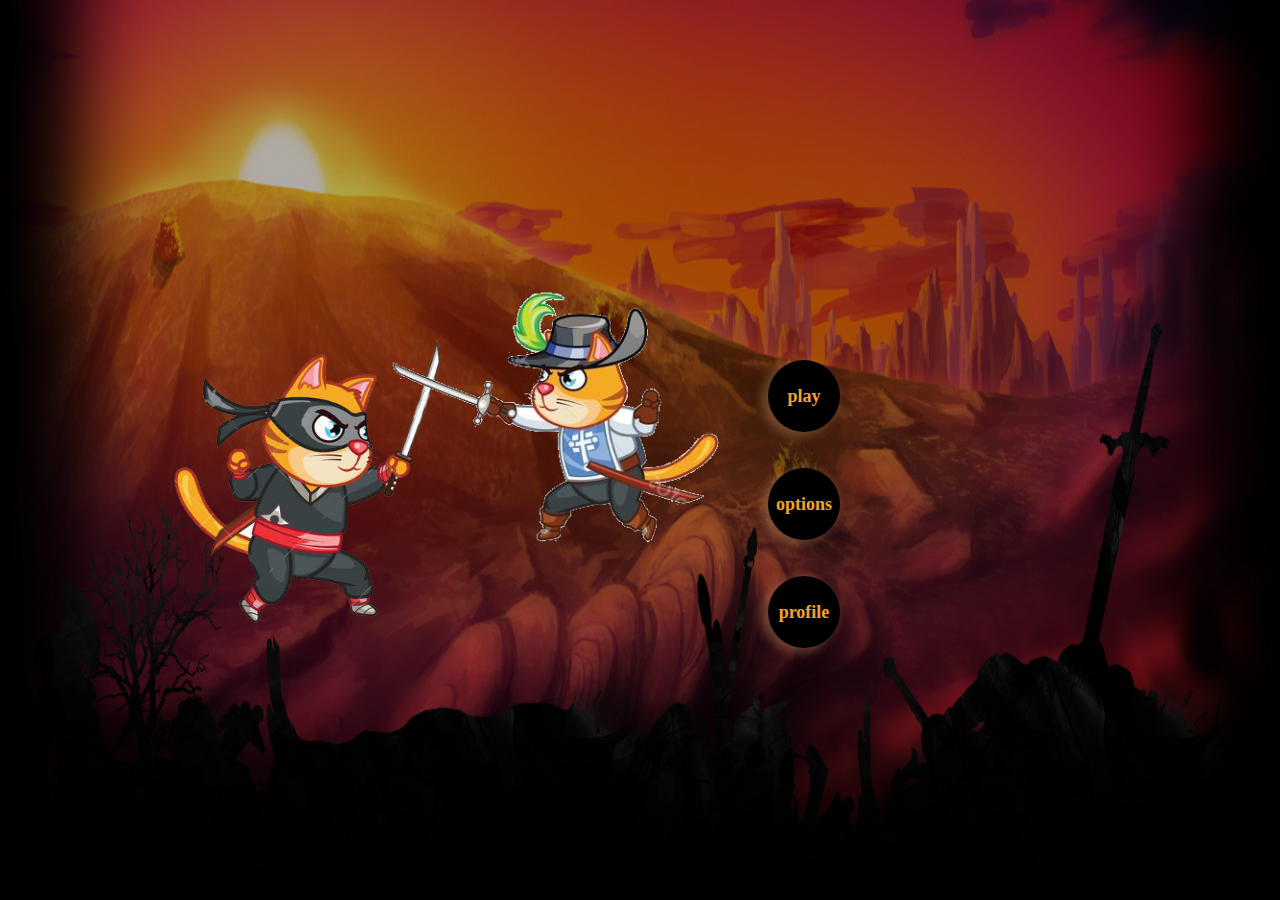
<file: index.html>
<!DOCTYPE html>
<html lang="en">
<head>
    <script></script>
    <meta charset="UTF-8">
    <meta name="viewport" content="width=device-width, initial-scale=1.0">
    <meta http-equiv="X-UA-Compatible" content="ie=edge">
    <link rel="stylesheet" href="css/index.css">
    <script src="js/local_storage.js"></script>


    <title>index</title>
</head>
<body>
        <img class="char1" src="images/char1/1.png">
        <img class="char2" src="images/char2.png">
        <div class="btns">
            <input type="button" value="play" class="play" onclick="window.open('map.html','_self');">
            <input type="button" value="profile" class="profile" onclick="window.open('profile.html','_self');">
            <input type="button" value="options" class="opt" onclick="window.open('options.html','_self');">                   
        </div>
</body>
</html>
</file>
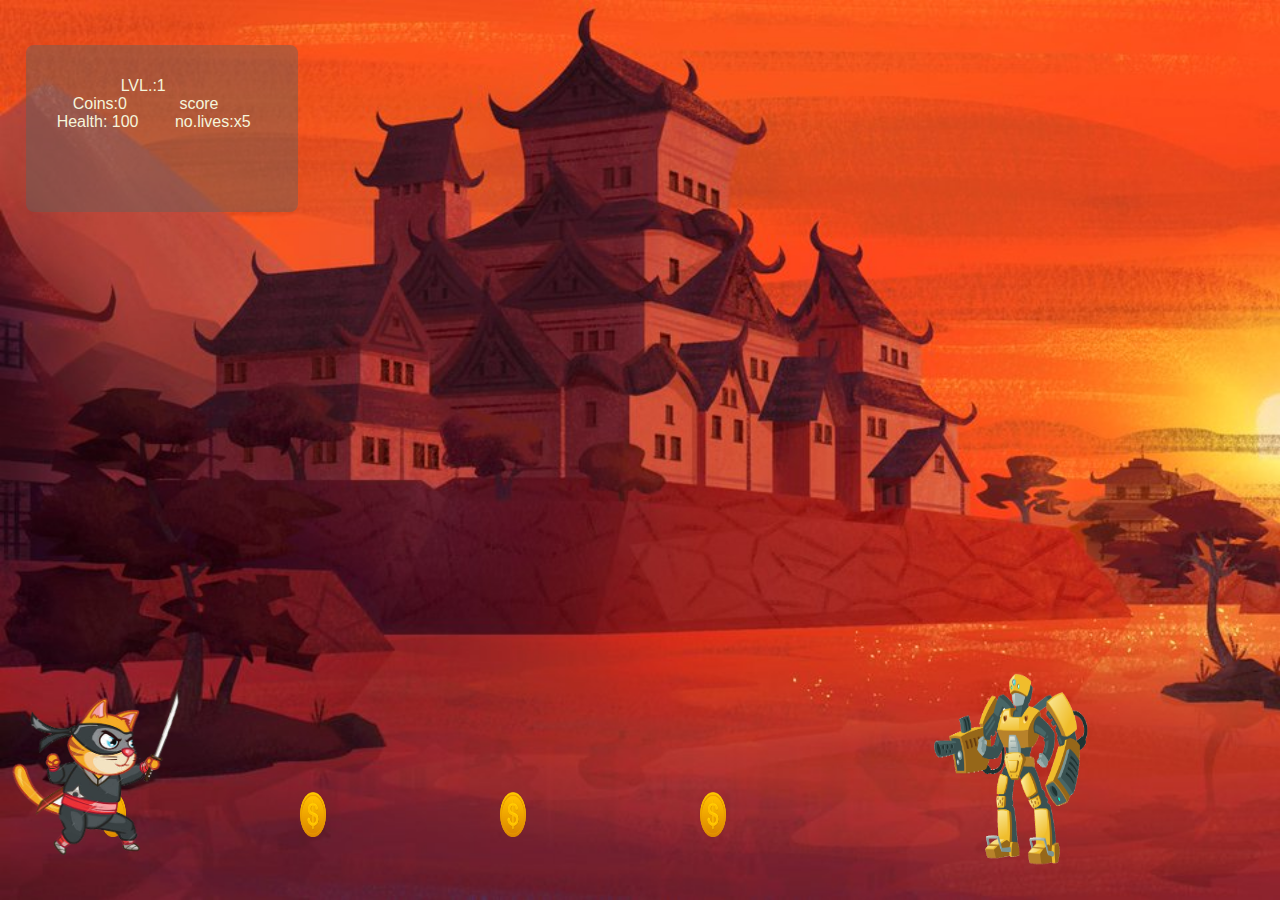
<file: level_1.html>
<!DOCTYPE html>


<html>
<head>

        <link  rel="stylesheet" href="css/sty.css">
        
</head>

<body>
        

        <div id="main_window">

            <img id="man">
            <img src="images/fish.png" class="gameEnd">
            <img src="images/enemy.png" class="ene">
            <img src="images/enemy.png" class="ene">

                <!--<div id="enemy"></div>-->
        </div>


        <div id="scoreDisplay">
                
                
                        <p class="lvlFld">LVL.: 1</p>
                        <!--  <p class="weaponFld">Weapon:</p> -->
                        <br>
                        <p class="coinsFld">Coins: 0</p>
                        <p class="scoreFld">Score: 0</p>
                        <br>
                        <p class="healthFld">Health: 100</p>
                        <p class="noLivesFld">no.lives:x6</p>
                   
                
              <!--
               <div id=left>
                        <p class="lvlFld">LVL.: 1</p>
                        <p class="coinsFld">Coins: 0</p>
                        <p class="healthFld">Health: 100</p>
                </div>    
                
                <div id=right>
                        <p class="weaponFld">Weapon:</p>
                        <p class="scoreFld">Score: 0</p>
                        <p class="noLivesFld">no.lives:x6</p>
                </div> 
        -->
              
        </div>
        <script src="js/game.js"></script>


        <!--<script src="js/claw.js"></script> -->
        <!-- <script src="js/coins.js"></script> -->

</body>

</html>
</file>
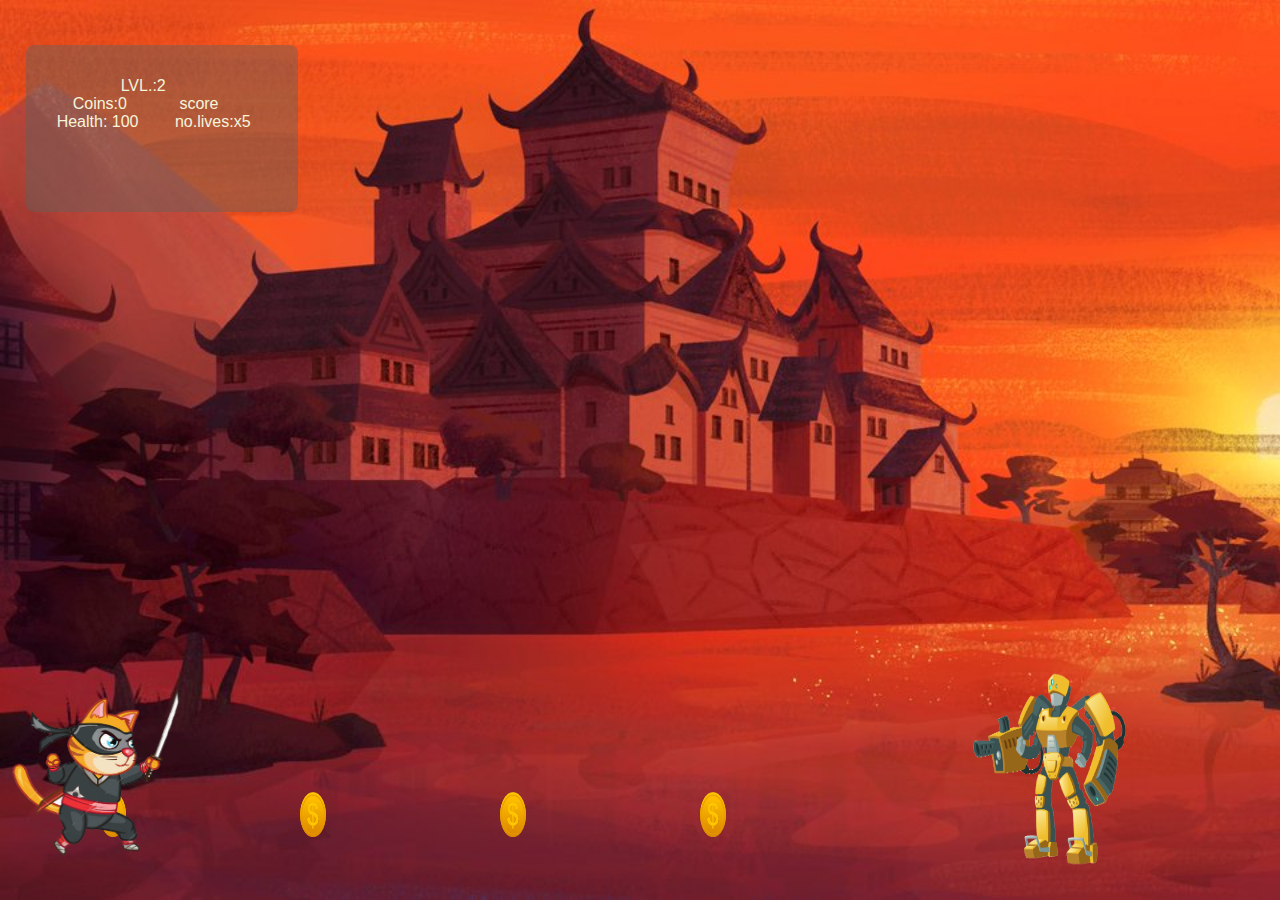
<file: level_2.html>
<!DOCTYPE html>


<html>
<head>

        <link  rel="stylesheet" href="css/sty.css">
        
</head>

<body>
        

        <div id="main_window">

            <img id="man">
            <img src="images/fish.png" class="gameEnd">
            <img src="images/enemy.png" class="ene">
            <img src="images/enemy.png" class="ene">

                <!--<div id="enemy"></div>-->
        </div>


        <div id="scoreDisplay">
                
                
                        <p class="lvlFld">LVL.: 2</p>
                        <!--  <p class="weaponFld">Weapon:</p> -->
                        <br>
                        <p class="coinsFld">Coins: 0</p>
                        <p class="scoreFld">Score: 0</p>
                        <br>
                        <p class="healthFld">Health: 100</p>
                        <p class="noLivesFld">no.lives:x6</p>
                   
                
              <!--
               <div id=left>
                        <p class="lvlFld">LVL.: 1</p>
                        <p class="coinsFld">Coins: 0</p>
                        <p class="healthFld">Health: 100</p>
                </div>    
                
                <div id=right>
                        <p class="weaponFld">Weapon:</p>
                        <p class="scoreFld">Score: 0</p>
                        <p class="noLivesFld">no.lives:x6</p>
                </div> 
        -->
              
        </div>
        <script src="js/game2.js"></script>


        <!--<script src="js/claw.js"></script> -->
        <!-- <script src="js/coins.js"></script> -->

</body>

</html>
</file>
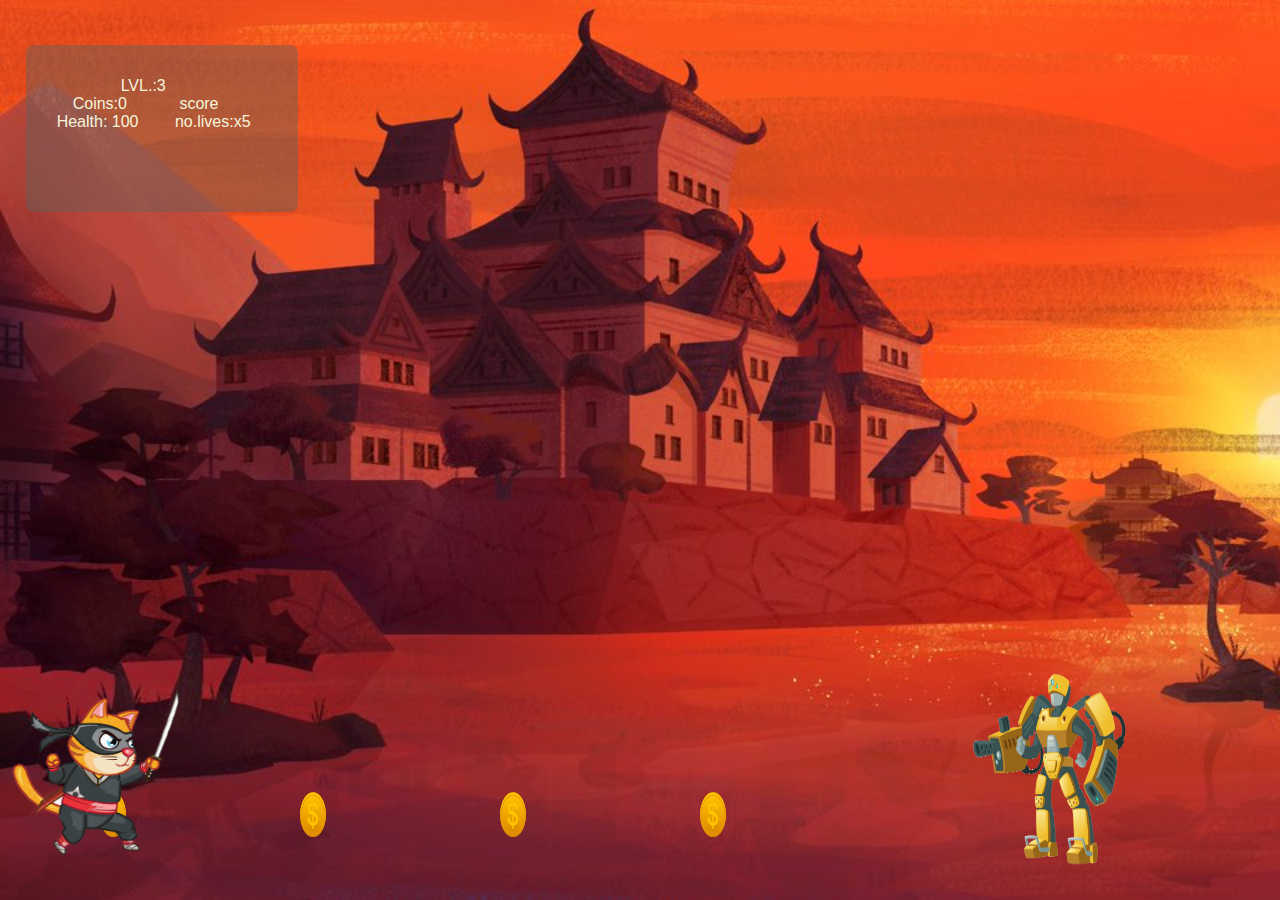
<file: level_3.html>
<!DOCTYPE html>


<html>
<head>

        <link  rel="stylesheet" href="css/sty.css">
        
</head>

<body>
        

        <div id="main_window">

            <img id="man">
            <img src="images/fish.png" class="gameEnd">
            <img src="images/enemy.png" class="ene">
            <img src="images/enemy.png" class="ene">

                <!--<div id="enemy"></div>-->
        </div>


        <div id="scoreDisplay">
                
                
                        <p class="lvlFld">LVL.: 3</p>
                        <!--  <p class="weaponFld">Weapon:</p> -->
                        <br>
                        <p class="coinsFld">Coins: 0</p>
                        <p class="scoreFld">Score: 0</p>
                        <br>
                        <p class="healthFld">Health: 100</p>
                        <p class="noLivesFld">no.lives:x6</p>
                   
                
              <!--
               <div id=left>
                        <p class="lvlFld">LVL.: 1</p>
                        <p class="coinsFld">Coins: 0</p>
                        <p class="healthFld">Health: 100</p>
                </div>    
                
                <div id=right>
                        <p class="weaponFld">Weapon:</p>
                        <p class="scoreFld">Score: 0</p>
                        <p class="noLivesFld">no.lives:x6</p>
                </div> 
        -->
              
        </div>
        <script src="js/game3.js"></script>


        <!--<script src="js/claw.js"></script> -->
        <!-- <script src="js/coins.js"></script> -->

</body>

</html>
</file>
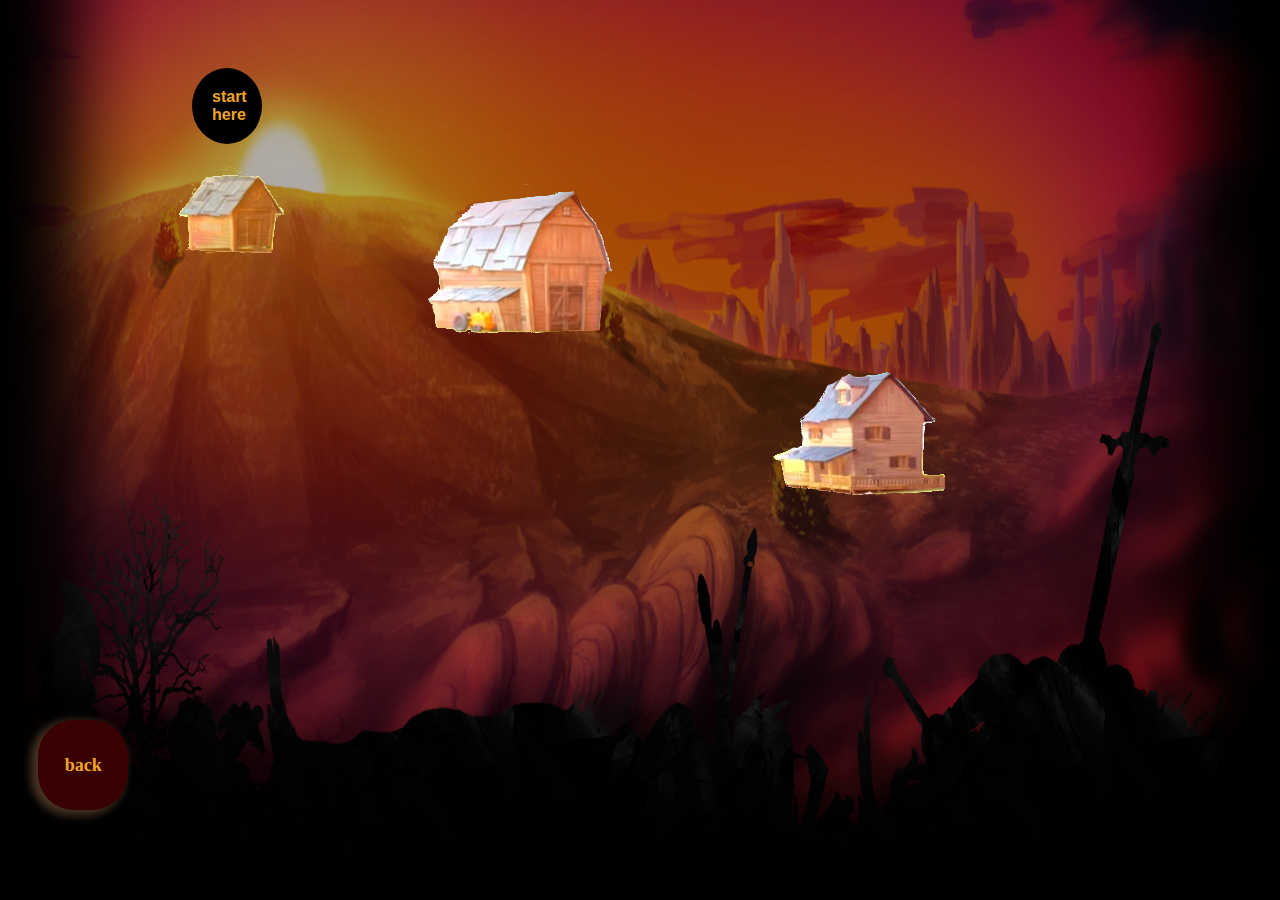
<file: map.html>
<!DOCTYPE html>
<html lang="en">
<head>
    <meta charset="UTF-8">
    <meta name="viewport" content="width=device-width, initial-scale=1.0">
    <meta http-equiv="X-UA-Compatible" content="ie=edge">
    <link rel="stylesheet" href="css/map.css">

    <title>Document</title>
</head>
<body>
    
    <img id="home1" src="images/home1.png" onclick="checkLevel(1)">
    <img id="home2" src="images/home2.png" onclick="checkLevel(2)">
    <img id="home3" src="images/home3.png" onclick="checkLevel(3)">

    <div class="box bs1">start here</div>

    <img id="unlock1" src="images/1.png">
    <img id="unlock2" src="images/2.png">
    <img id="unlock3" src="images/3.png">
    
    <input type="button" value="back" class="bk" onclick="window.open('index.html','_self');">                   
    <script src="js/map.js"></script>
</body>
</html>
</file>
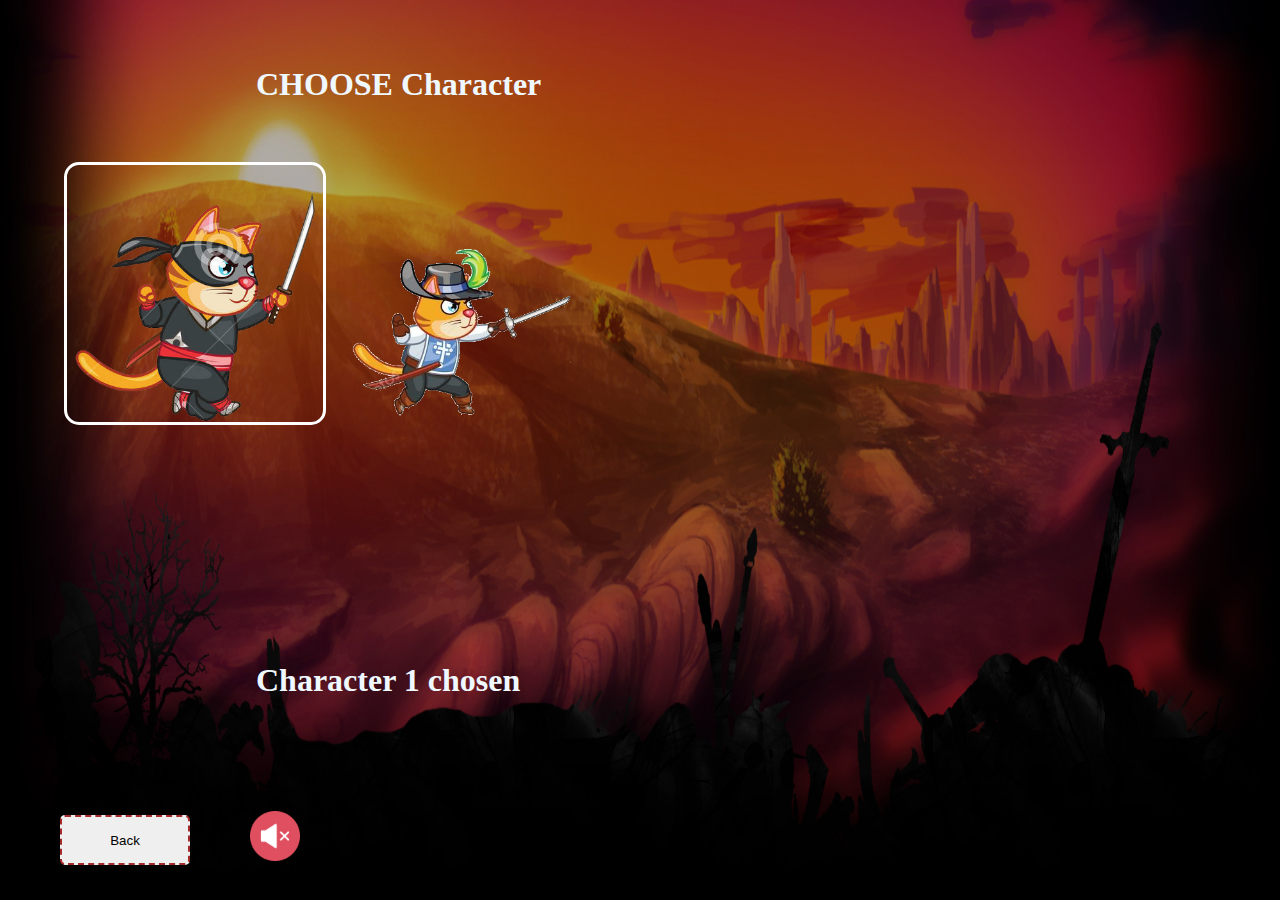
<file: options.html>
<!DOCTYPE html>
<html lang="en">
<head>
    <meta charset="UTF-8">
    <meta name="viewport" content="width=device-width, initial-scale=1.0">
    <meta http-equiv="X-UA-Compatible" content="ie=edge">
    <link rel="stylesheet" href="css/options.css">
    <title>Options</title>
</head>
<body >


        <h1 id="chooseChar">CHOOSE Character</h1>

        <img src="images/char1/3.png" id="char1" class="char1">
        <img src="images/char2/1.png" id="char2" class="char2">
        <h1 id="chosenChar"></h1>
<div class="backDiv">
    <a href="index.html"><button class="backBtn">Back</button></a>
</div>
        <div class="audio" >
            <img class="audioImg" src="images/muted.png" alt="" onclick="manageAudio()">
        </div>
        <script src="js/options.js"></script>
</body>
</html>
</file>
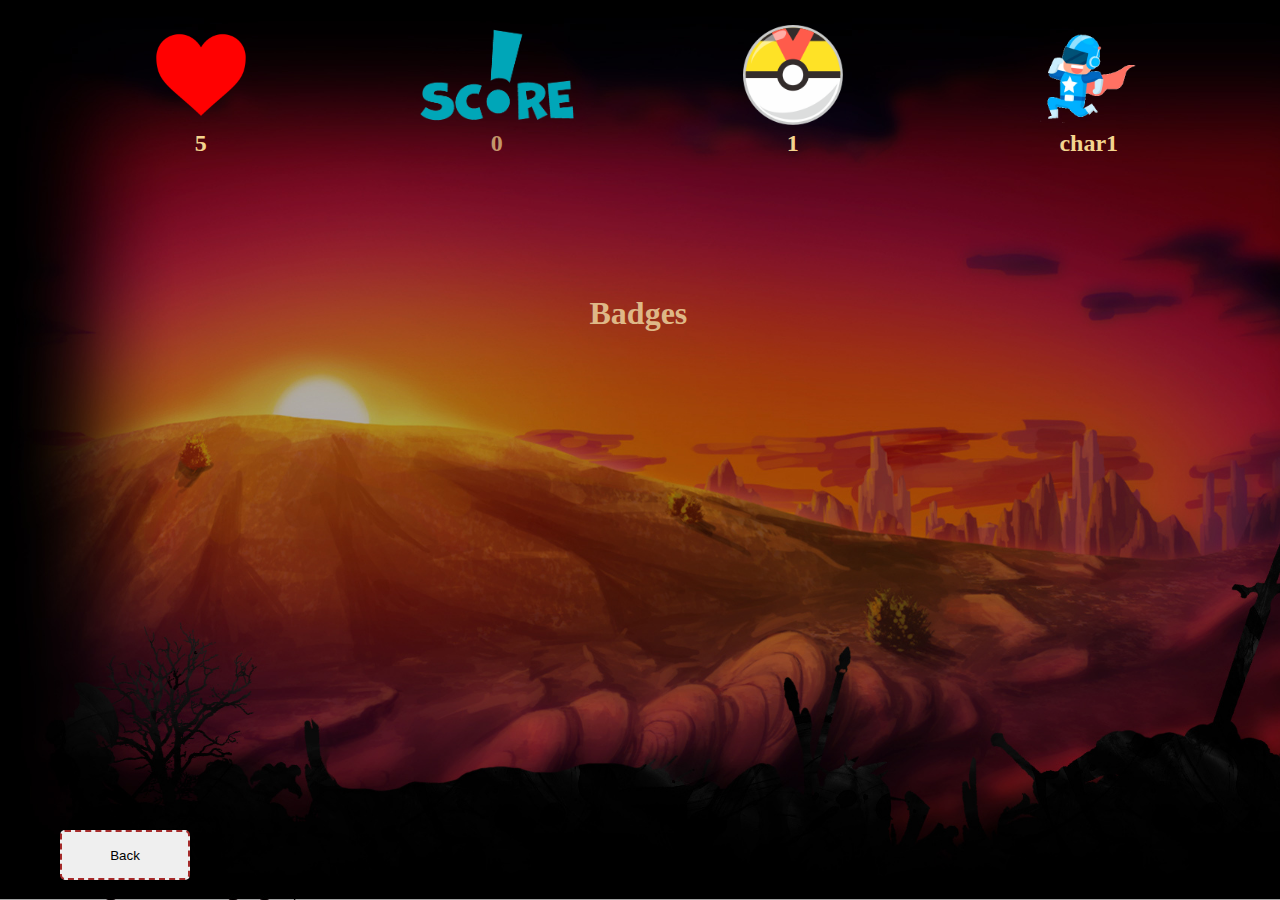
<file: profile.html>
<!DOCTYPE <!DOCTYPE html>
<html>
<head>
    <meta charset="utf-8" />
    <meta http-equiv="X-UA-Compatible" content="IE=edge">
    <title>profile</title>
    <meta name="viewport" content="width=device-width, initial-scale=1">
    <link rel="stylesheet" type="text/css" media="screen" href="css/sty.css" />
</head>
<body id="profile_background">
<div id="container">
    <div class="profContainer">
    <div id="lives" class="live">
        <img src="images/heart.png" height="100vw">
        <h2 id="livesCount"></h2>
    </div>

    <div class="score">
        <img src="images/png-score--1519.png" height="100vw">
        <h2 id="score"></h2>
    </div>
    <div class="level">
        <img src="images/iconfinderLevelBall1703904.png" height="100vw">
        <h2 id="level"></h2>
    </div>

    <div class="charchter">
        <img src="images/char.png" height="100vw">
        <h2 id="character"></h2>
    </div>
    </div>


    <div class="badges">
    <div class="badgesTitle">
        <h1>Badges</h1>
    </div>
        <div id="badge1" class="badge"><img src="images/bag1.png" alt=""></div>
        <div id="badge2" class="badge"><img src="images/bag2.png" alt=""></div>
        <div id="badge3" class="badge"><img src="images/bag3.png" alt=""></div>

    </div>
    <div class="backDiv">
        <a href="index.html" target="_self">
            <button class="backBtn">Back</button>
        </a>
    </div>
</div>

    <script src="js/profile.js"></script>
</body>
</html>
</file>
<file: css/index.css>
body{

    background-image: url("../images/index1.png");
    background-size: 100vw 100vh;
}
.char1{
    
    position: absolute;
    top: 35%;
    left: 12%;
    width:24%;
    animation: pulse 2s linear infinite;

}


@-webkit-keyframes pulse {
    from {
      -webkit-transform: scale3d(1, 1, 1);
      transform: scale3d(1, 1, 1);
    }
  
    50% {
      -webkit-transform: scale3d(1.05, 1.05, 1.05);
      transform: scale3d(1.05, 1.05, 1.05);
    }
  
    to {
      -webkit-transform: scale3d(1, 1, 1);
      transform: scale3d(1, 1, 1);
    }
  }
  
  @keyframes pulse {
    from {
      -webkit-transform: scale3d(1, 1, 1);
      transform: scale3d(1, 1, 1);
    }
  
    50% {
      -webkit-transform: scale3d(1.05, 1.05, 1.05);
      transform: scale3d(1.05, 1.05, 1.05);
    }
  
    to {
      -webkit-transform: scale3d(1, 1, 1);
      transform: scale3d(1, 1, 1);
    }
  }
  
  .pulse {
    -webkit-animation-name: pulse;
    animation-name: pulse;
  }
  



.char2{
    
    position: absolute;
    top: 18%;
    left: 30%;
    width:30%;
    animation: pulse 2s linear infinite;

}


.btns
{
    position: absolute;
    top: 40%;
    left: 60%;
    width: 40%;
    height: 50%;
    /* animation: pulse 2s linear infinite; */


}
.play , .opt , .profile , .map{
    position: absolute;
    background-color:black;
    width: 4em;
    height: 4em;
    border-radius: 2em;
    font-family: cursive;
    font-weight: bold;
    font-size: large;
    color: #f2a423;
    border: none;
    box-shadow: -5px 3px 10px 2px #be895d65;
}
input:hover{
    width: 5em;
    height: 5em; 
    border-radius: 3em;
    transition: 10ms;
    box-shadow: -12px -2px 12px 2px #be895d65;

}
.opt{
    top: 6em;
}
.profile
{
    top: 12em;
}
</file>
<file: css/sty.css>
body,html{
    height: 100%;
    margin: 0;
    padding: 0;
    /*text-align: center;*/
}


#main_window{
    background-image: url(../images/levels_images/back1.jpg);
    background-repeat: no-repeat;
    width: 100%;
    height: inherit;
    position: relative;
    background-size: cover;
}


/*
#background{
    position: absolute;
    z-index: 1;
    height: 100%;
    width: 100%;
    margin: 0 auto;
}
*/

#scoreDisplay{
    position: absolute;
    top: 5%;
    left: 2%;
    width: 20%;
    height: 15%;
    z-index: 2;
    background-color: #6061606e;
    border-radius: 0.5em;
    font-size: 1em;
    text-align: center;
    font-family:Verdana, Geneva, Tahoma, sans-serif;
    padding-left: 1em;
    padding-top: 2em;
    color: beige;
}

/*
#left , #right{

    display: inline;
    padding: 1px;

}
*/
.scoreFld , .coinsFld{
    display: inline;
    padding-right:3em;
}

.lvlFld {
    display: inline;
    padding-right:3.3em;
}

/*
.lvlFld , .weaponFld {
    display: inline;
    padding-right:3.3em;
}
*/
.healthFld , .noLivesFld{
    display: inline;
    padding-right:2em;
}

.gameEnd
{
    position: absolute;
    display: none;
    left: 50%;
    padding: 0px;
    width: 15%;
    height: 25%;
    bottom: 5%;
    z-index: 0;
}
@-webkit-keyframes pulse {
    from {
      -webkit-transform: scale3d(1, 1, 1);
      transform: scale3d(1, 1, 1);
    }
  
    50% {
      -webkit-transform: scale3d(1.05, 1.05, 1.05);
      transform: scale3d(1.05, 1.05, 1.05);
    }
  
    to {
      -webkit-transform: scale3d(1, 1, 1);
      transform: scale3d(1, 1, 1);
    }
  }
  
  @keyframes pulse {
    from {
      -webkit-transform: scale3d(1, 1, 1);
      transform: scale3d(1, 1, 1);
    }
  
    50% {
      -webkit-transform: scale3d(1.05, 1.05, 1.05);
      transform: scale3d(1.05, 1.05, 1.05);
    }
  
    to {
      -webkit-transform: scale3d(1, 1, 1);
      transform: scale3d(1, 1, 1);
    }
  }
  
  .pulse {
    -webkit-animation-name: pulse;
    animation-name: pulse;
  }

#man{

    position: absolute;
    padding: 0px;
    width: 15%;
    height: 20%;
    bottom: 5%;
    z-index: 1;
    animation: pulse 3s linear infinite;

}

.ene{
    position: absolute;
    padding: 0px;
    width: 12%;
    height: 25%;
    bottom: 2%;
    display: none;
    animation: pulse 3s linear infinite;

}

@-webkit-keyframes bounce {
    from,
    20%,
    53%,
    80%,
    to {
      -webkit-animation-timing-function: cubic-bezier(0.215, 0.61, 0.355, 1);
      animation-timing-function: cubic-bezier(0.215, 0.61, 0.355, 1);
      -webkit-transform: translate3d(0, 0, 0);
      transform: translate3d(0, 0, 0);
    }
  
    40%,
    43% {
      -webkit-animation-timing-function: cubic-bezier(0.755, 0.05, 0.855, 0.06);
      animation-timing-function: cubic-bezier(0.755, 0.05, 0.855, 0.06);
      -webkit-transform: translate3d(0, -30px, 0);
      transform: translate3d(0, -30px, 0);
    }
  
    70% {
      -webkit-animation-timing-function: cubic-bezier(0.755, 0.05, 0.855, 0.06);
      animation-timing-function: cubic-bezier(0.755, 0.05, 0.855, 0.06);
      -webkit-transform: translate3d(0, -15px, 0);
      transform: translate3d(0, -15px, 0);
    }
  
    90% {
      -webkit-transform: translate3d(0, -4px, 0);
      transform: translate3d(0, -4px, 0);
    }
  }
  
  @keyframes bounce {
    from,
    20%,
    53%,
    80%,
    to {
      -webkit-animation-timing-function: cubic-bezier(0.215, 0.61, 0.355, 1);
      animation-timing-function: cubic-bezier(0.215, 0.61, 0.355, 1);
      -webkit-transform: translate3d(0, 0, 0);
      transform: translate3d(0, 0, 0);
    }
  
    40%,
    43% {
      -webkit-animation-timing-function: cubic-bezier(0.755, 0.05, 0.855, 0.06);
      animation-timing-function: cubic-bezier(0.755, 0.05, 0.855, 0.06);
      -webkit-transform: translate3d(0, -30px, 0);
      transform: translate3d(0, -30px, 0);
    }
  
    70% {
      -webkit-animation-timing-function: cubic-bezier(0.755, 0.05, 0.855, 0.06);
      animation-timing-function: cubic-bezier(0.755, 0.05, 0.855, 0.06);
      -webkit-transform: translate3d(0, -15px, 0);
      transform: translate3d(0, -15px, 0);
    }
  
    90% {
      -webkit-transform: translate3d(0, -4px, 0);
      transform: translate3d(0, -4px, 0);
    }
  }
  
  .bounce {
    -webkit-animation-name: bounce;
    animation-name: bounce;
    -webkit-transform-origin: center bottom;
    transform-origin: center bottom;
  }

.coin {
    position: absolute;
    width: 2%;
    height: 5%;
    bottom: 7%;
    animation: bounce 3s linear infinite;

}

#profile_background {
    background-image: url(../images/profile_background.jpg);
    background-repeat: no-repeat;
    width: 100%;

    background-size: cover;
}

#lives {
    margin-left: 1vw;
    width: 20vw;
    text-align: center;
    color: red;
    display: inline-block;
}
#livesCount,#level,#character{
    margin: 0;
}

#livesImage {
    position: relative;
    width: 10vw;
    height: 10vw;
}


#score {
    width: 20vw;
    height: 20vw;
    opacity: .7;
    margin: 0 auto;
}



/*========================= Mo3tasem */

.bullet{
    width: 25px;
    height: 25px;
    position: relative;
    padding: 0px;
}

.live,.score,.level,.charchter{
    float: left;
    width: 20vw;
    height: 25vh;
    text-align: center;
    padding: 15px 20px;
}

.live h2,.score h2,.level h2,.charchter h2{
    color: #f3d48f;
    padding-top: 5px;
}
#container{
    display: inline-block;
    margin-top: 10px;
    margin-left: 40px;
}
.enemyBullet{
    width: 20px;
    height: 20px;
    position: relative;
}
.backDiv{
    position: absolute;
    left: 60px;
    bottom: 20px;
}
.backBtn{
    width: 130px;
    height: 50px;
    border-radius: 5px;
    border: brown dashed 2px;
}


.badge{
    display: inline-block;
    margin: 0 20px;
    background-color:rgba(243,212,143,.3);
    width: 25%;
    height: 75%;
}

.profContainer{
    height: 25%;
}
.badges{
height:50%;
    margin: 60px auto;
    text-align: center;
    color: burlywood;
}
/*
#enemy{
    width: 30px;
    height: 80px;
    position: absolute;
    background-color: crimson;
    top: 280px;
    left: 1220px;
}
*/
</file>
<file: css/map.css>
body
{
    background-image: url("../images/index1.png");
    background-size: 100vw 100vh;
    margin: 0;
}
.box
{
    width: 30px;
  margin: 50px auto;
  background: black;
  padding: 20px;
  text-align: center;
  font-weight: 900;
  color:#f2a423;
  font-family: arial;
  position: absolute;
  border-radius: 50%;
  top: 2%;
  left: 15%;
  animation: bounce 3s linear infinite;

}
@-webkit-keyframes bounce {
    from,
    20%,
    53%,
    80%,
    to {
      -webkit-animation-timing-function: cubic-bezier(0.215, 0.61, 0.355, 1);
      animation-timing-function: cubic-bezier(0.215, 0.61, 0.355, 1);
      -webkit-transform: translate3d(0, 0, 0);
      transform: translate3d(0, 0, 0);
    }
  
    40%,
    43% {
      -webkit-animation-timing-function: cubic-bezier(0.755, 0.05, 0.855, 0.06);
      animation-timing-function: cubic-bezier(0.755, 0.05, 0.855, 0.06);
      -webkit-transform: translate3d(0, -30px, 0);
      transform: translate3d(0, -30px, 0);
    }
  
    70% {
      -webkit-animation-timing-function: cubic-bezier(0.755, 0.05, 0.855, 0.06);
      animation-timing-function: cubic-bezier(0.755, 0.05, 0.855, 0.06);
      -webkit-transform: translate3d(0, -15px, 0);
      transform: translate3d(0, -15px, 0);
    }
  
    90% {
      -webkit-transform: translate3d(0, -4px, 0);
      transform: translate3d(0, -4px, 0);
    }
  }
  
  @keyframes bounce {
    from,
    20%,
    53%,
    80%,
    to {
      -webkit-animation-timing-function: cubic-bezier(0.215, 0.61, 0.355, 1);
      animation-timing-function: cubic-bezier(0.215, 0.61, 0.355, 1);
      -webkit-transform: translate3d(0, 0, 0);
      transform: translate3d(0, 0, 0);
    }
  
    40%,
    43% {
      -webkit-animation-timing-function: cubic-bezier(0.755, 0.05, 0.855, 0.06);
      animation-timing-function: cubic-bezier(0.755, 0.05, 0.855, 0.06);
      -webkit-transform: translate3d(0, -30px, 0);
      transform: translate3d(0, -30px, 0);
    }
  
    70% {
      -webkit-animation-timing-function: cubic-bezier(0.755, 0.05, 0.855, 0.06);
      animation-timing-function: cubic-bezier(0.755, 0.05, 0.855, 0.06);
      -webkit-transform: translate3d(0, -15px, 0);
      transform: translate3d(0, -15px, 0);
    }
  
    90% {
      -webkit-transform: translate3d(0, -4px, 0);
      transform: translate3d(0, -4px, 0);
    }
  }
  
  .bounce {
    -webkit-animation-name: bounce;
    animation-name: bounce;
    -webkit-transform-origin: center bottom;
    transform-origin: center bottom;
  }


  @-webkit-keyframes pulse {
    from {
      -webkit-transform: scale3d(1, 1, 1);
      transform: scale3d(1, 1, 1);
    }
  
    50% {
      -webkit-transform: scale3d(1.05, 1.05, 1.05);
      transform: scale3d(1.05, 1.05, 1.05);
    }
  
    to {
      -webkit-transform: scale3d(1, 1, 1);
      transform: scale3d(1, 1, 1);
    }
  }
  
  @keyframes pulse {
    from {
      -webkit-transform: scale3d(1, 1, 1);
      transform: scale3d(1, 1, 1);
    }
  
    50% {
      -webkit-transform: scale3d(1.05, 1.05, 1.05);
      transform: scale3d(1.05, 1.05, 1.05);
    }
  
    to {
      -webkit-transform: scale3d(1, 1, 1);
      transform: scale3d(1, 1, 1);
    }
  }
  
  .pulse {
    -webkit-animation-name: pulse;
    animation-name: pulse;
  }

#home1 , #home2 , #home3
{
    position: absolute;
    animation: pulse 3s linear infinite;
    
    /* z-index: 1; */
}
#home1
{
    top: 12%;
    left: 10%;
}
#home2
{
    top: 17%;
    left: 33%;
}
#home3
{
    top: 36%;
    left: 59%;
}
#unlock1 , #unlock2 , #unlock3
{
    position: absolute;
}

#unlock1
{
    width: 5%;
    top: 8em;
    right: 64em;
}

#unlock2
{
    width: 4%;
    top: 10em;
    right: 42em;
}

#unlock3
{
    width: 4%;
    top: 13em;
    right: 26em;
}
.bk
{
  position: absolute;
    top: 80%;
    left: 3%;
    width: 7%;
    height: 10%;
    background-color:#380202;
    border-radius: 2em;
    font-family: cursive;
    font-weight: bold;
    font-size: large;
    color: #f2a423;
    border: none;
    box-shadow: -5px 3px 10px 2px #be895d65;
}
</file>
<file: css/options.css>
body{

    background-image: url("../images/index1.png");
    background-size: 100vw 100vh;
}
.char1{
    position: absolute;
    top: 18%;
    left: 5%;
    width:20%;
}
.char2{
    position: absolute;
    top: 18%;
    left: 25%;
    width:20%;
}
#chosenChar{
    position: absolute;
    color: aliceblue;
    bottom: 20%;
    left: 20%;
}
#chooseChar{
    position: absolute;
    color: aliceblue;
    top: 5%;
    left: 20%;
}

.backDiv{
    position: absolute;
    left: 60px;
    bottom: 35px;
    float: left;
}
.backBtn{
    width: 130px;
    height: 50px;
    border-radius: 5px;
    border: brown dashed 2px;
}
.audio
{
    position: absolute;
    bottom: 35px;
    left: 250px;
}
.audioImg{
    width: 50px;
    height: 50px;
}
</file>
